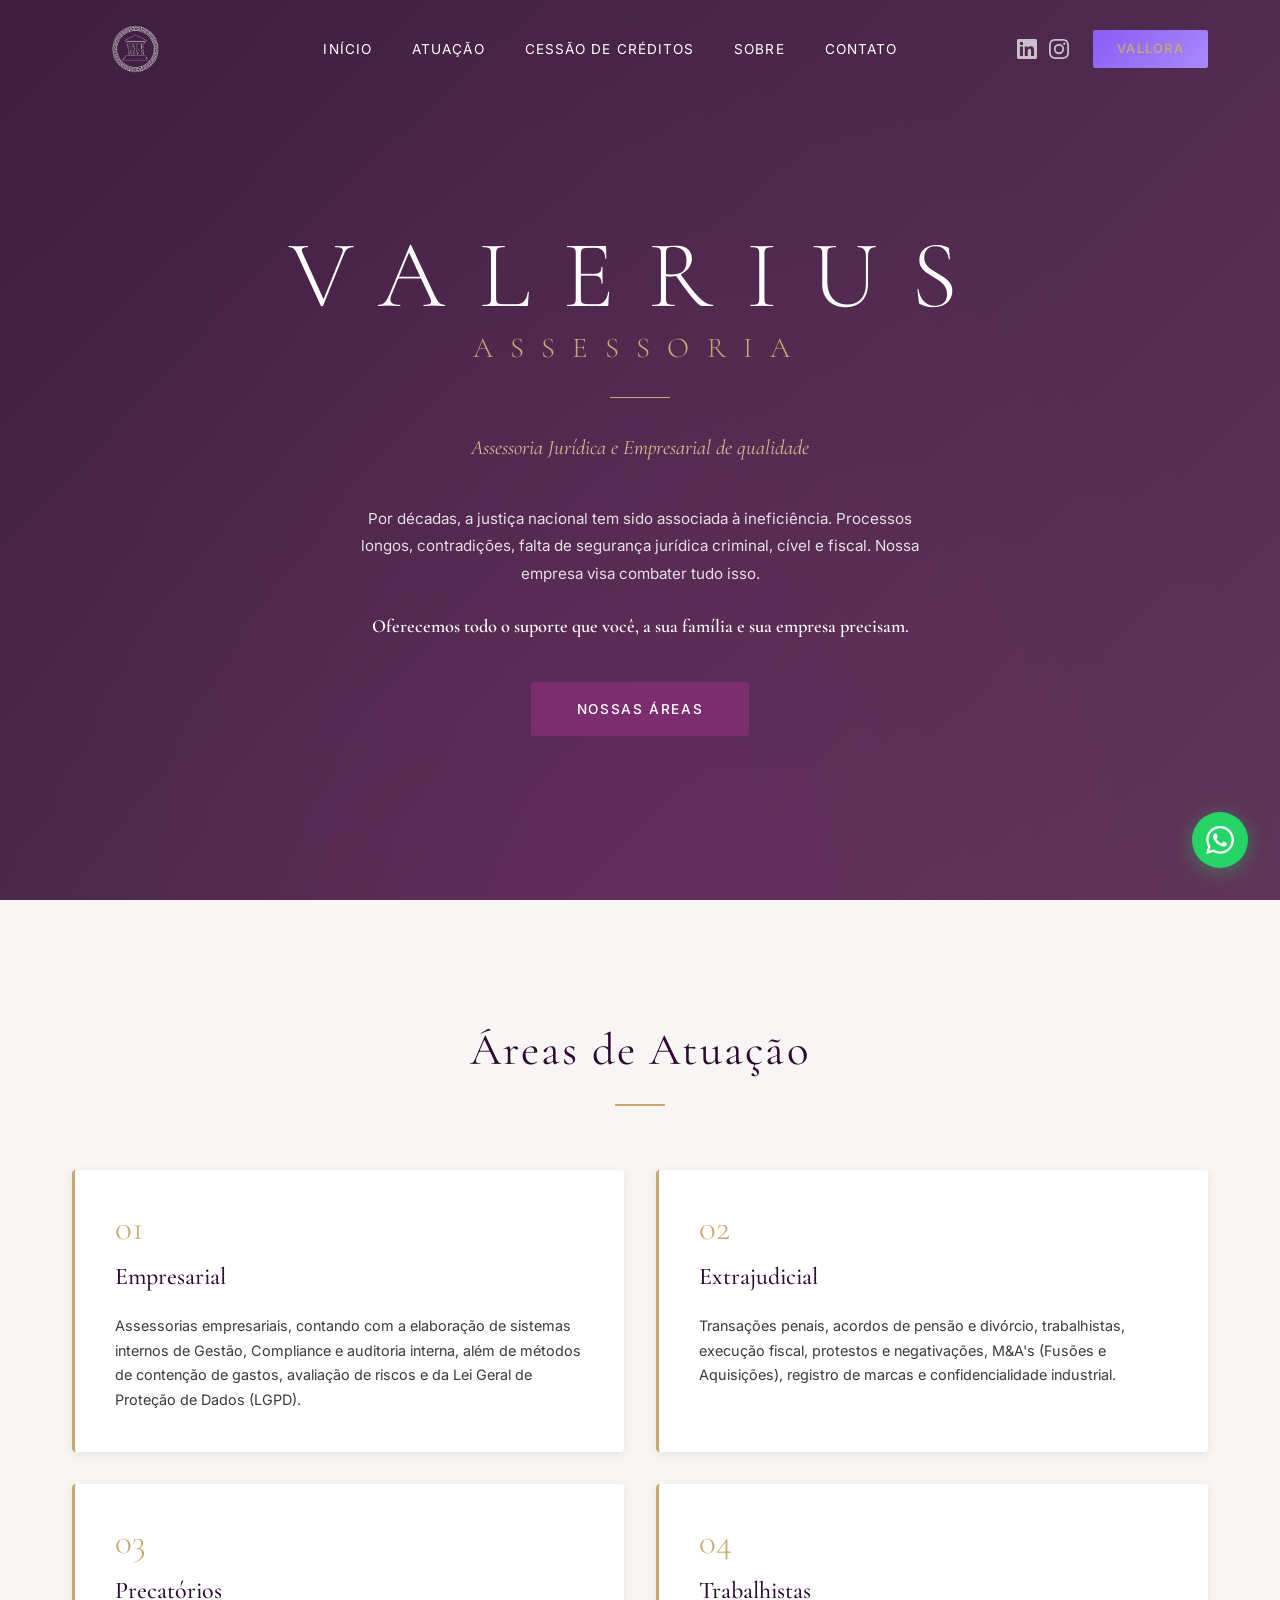
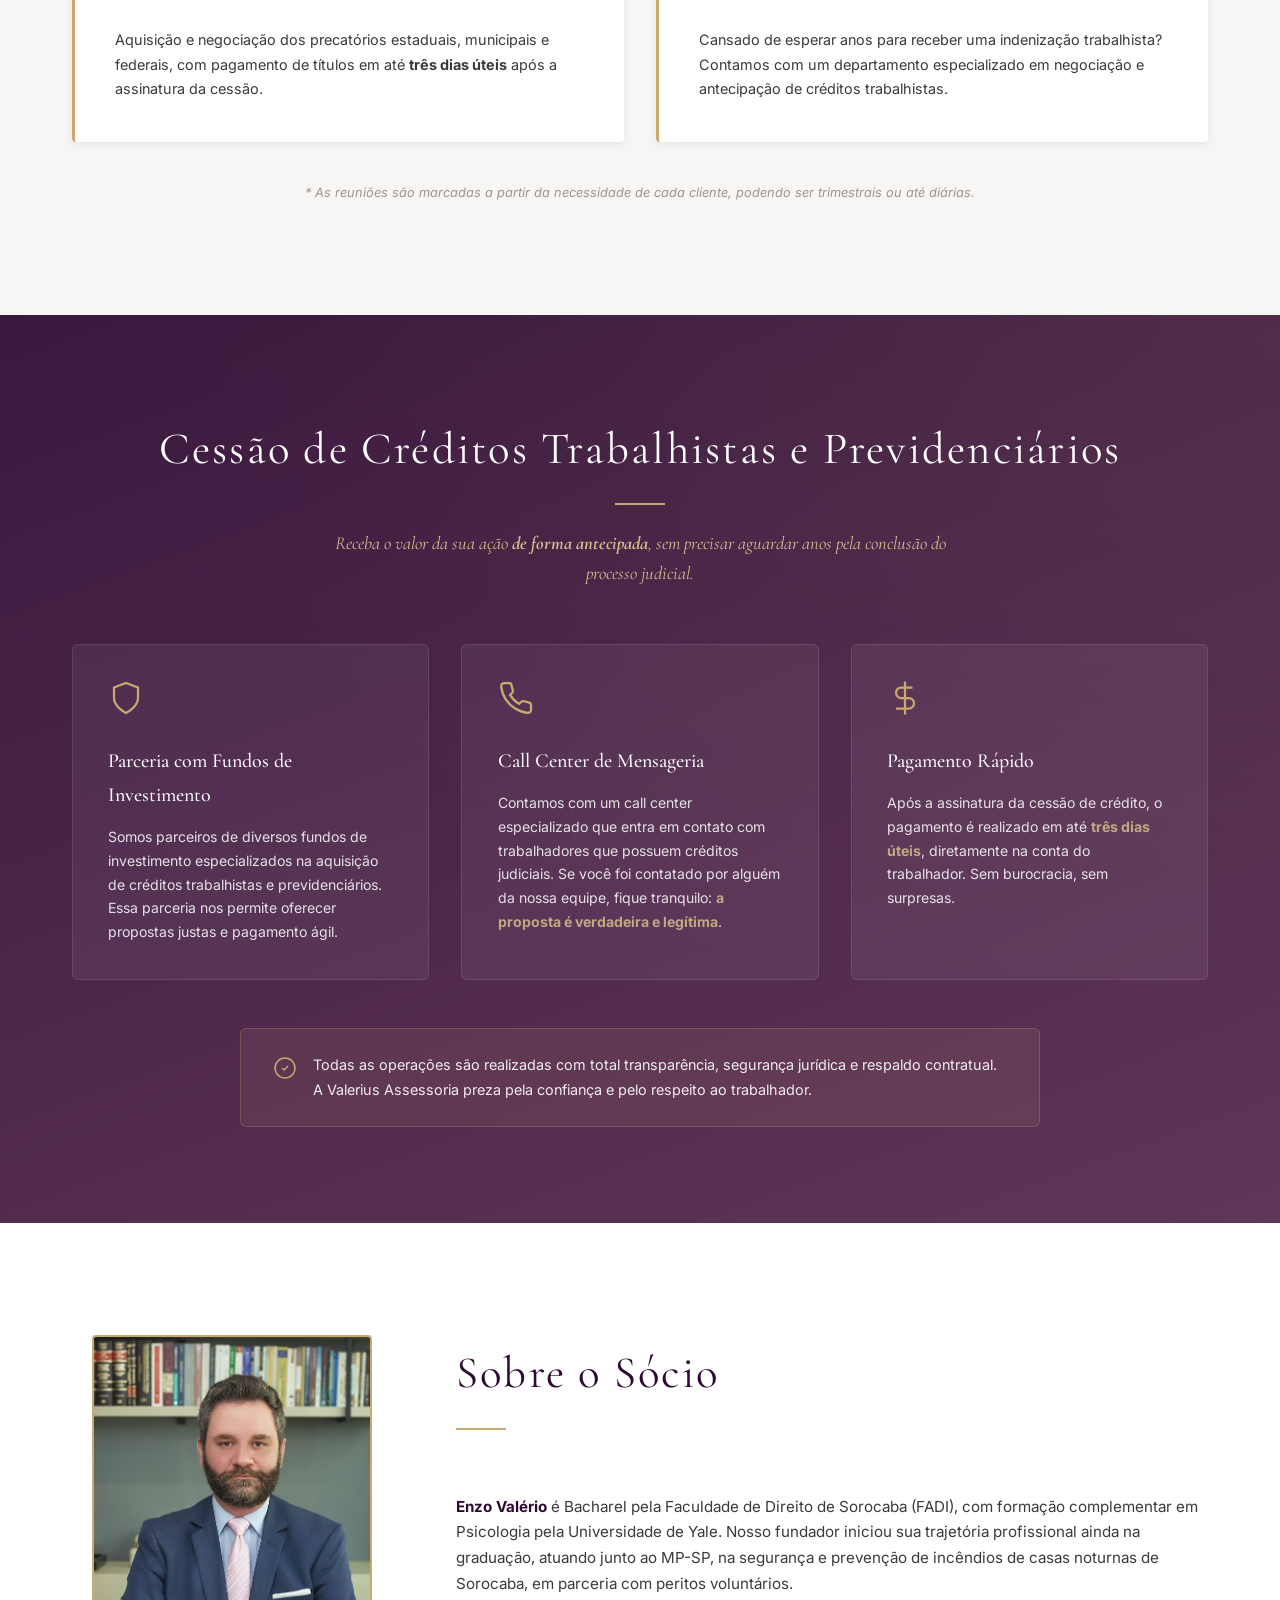
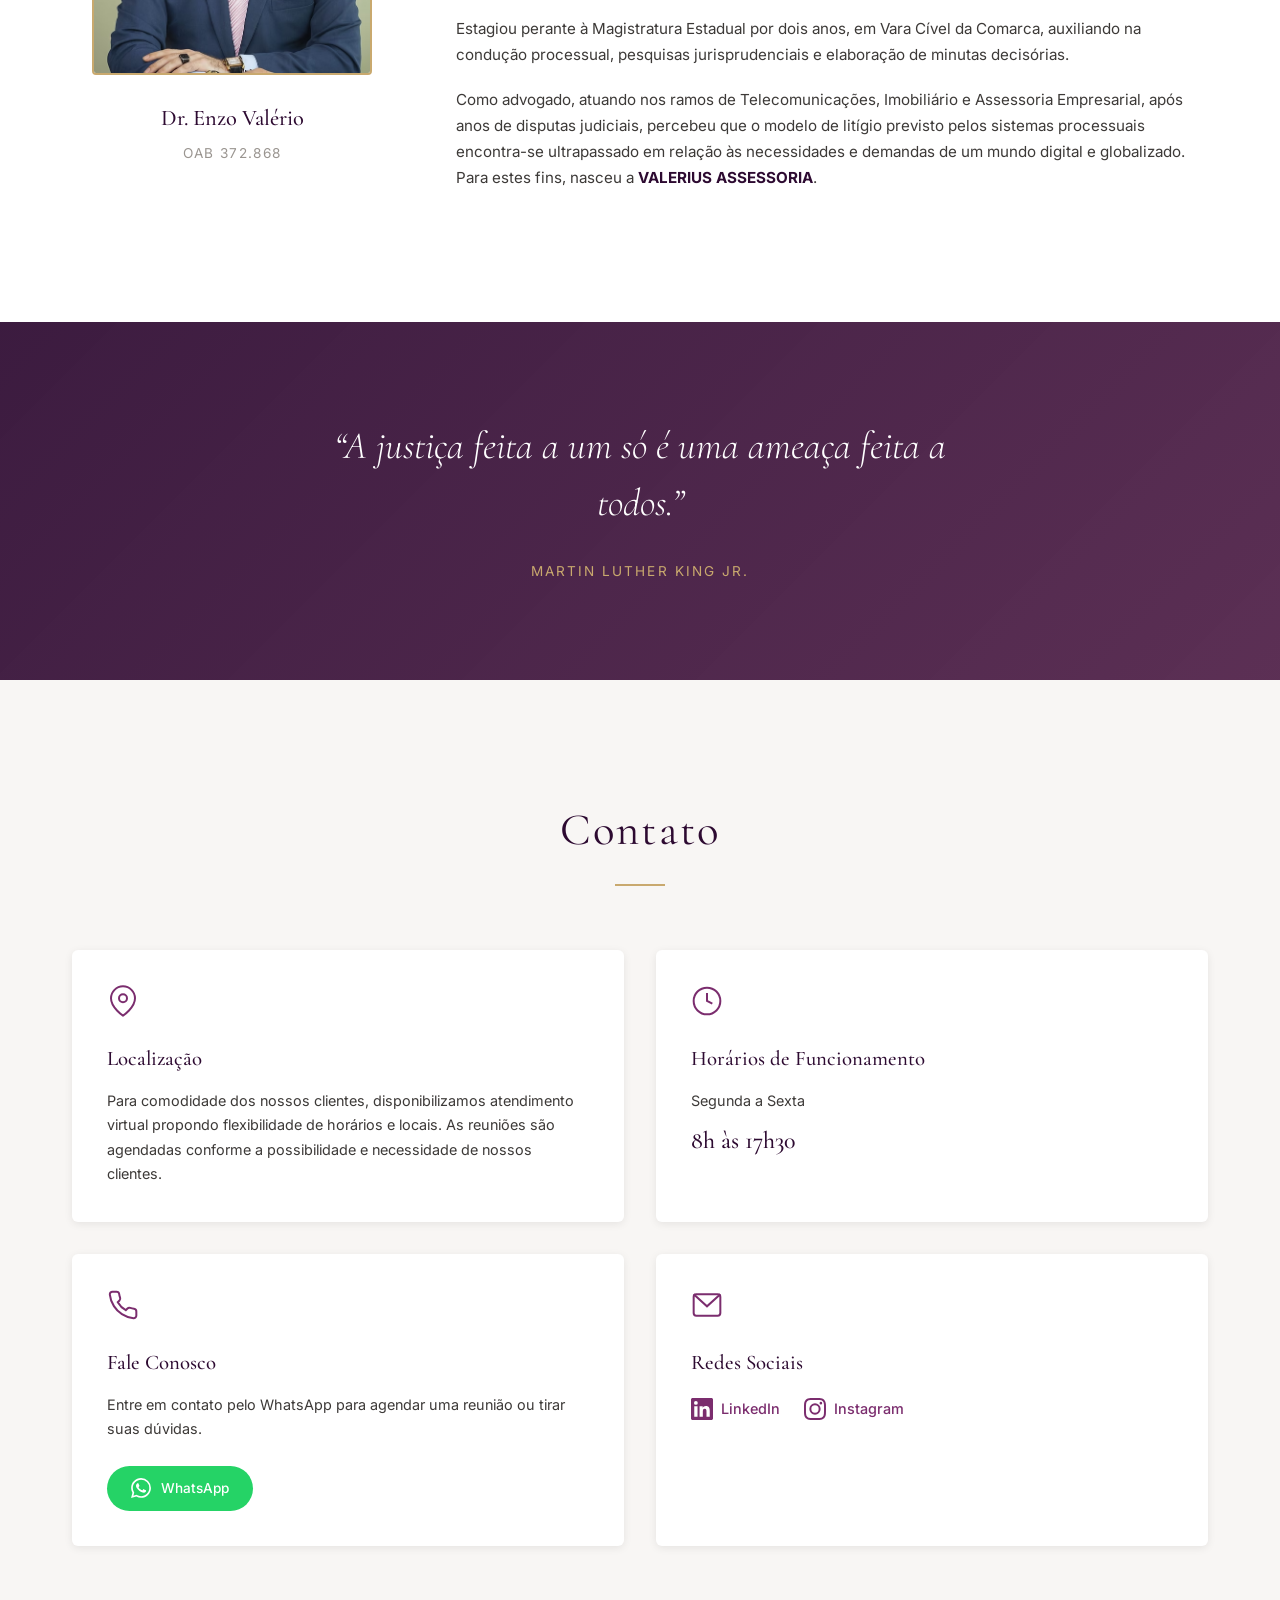
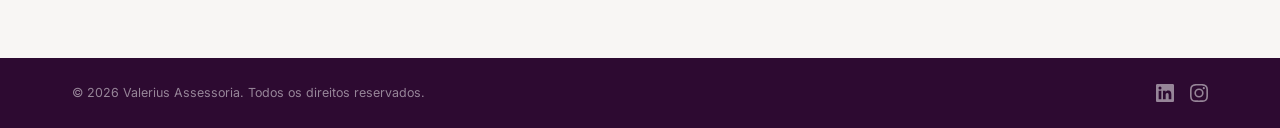
<file: index.html>
<!DOCTYPE html>
<html lang="pt-BR">
<head>
  <meta charset="UTF-8">
  <meta name="viewport" content="width=device-width, initial-scale=1.0">
  <title>Valerius Assessoria | Assessoria Jur&#237;dica e Empresarial</title>
  <link rel="preconnect" href="https://fonts.googleapis.com">
  <link rel="preconnect" href="https://fonts.gstatic.com" crossorigin>
  <link href="https://fonts.googleapis.com/css2?family=Cormorant+Garamond:ital,wght@0,300;0,400;0,500;0,600;0,700;1,400;1,500&family=Inter:wght@300;400;500;600&display=swap" rel="stylesheet">
  <link rel="stylesheet" href="style.css">
</head>
<body>

  <!-- Header -->
  <header class="header" id="header">
    <div class="header-inner">
      <a href="#inicio" class="logo">
        <img src="logo-branco.png" alt="Valerius Assessoria" class="logo-img">
      </a>
      <nav class="nav" id="mainNav">
        <a href="#inicio">In&#237;cio</a>
        <a href="#atuacao">Atua&#231;&#227;o</a>
        <a href="#cessao">Cess&#227;o de Cr&#233;ditos</a>
        <a href="#socio">Sobre</a>
        <a href="#contato">Contato</a>
        <div class="nav-mobile-social">
          <a href="https://br.linkedin.com/company/valerius-advogados-associados" target="_blank" aria-label="LinkedIn">
            <svg width="22" height="22" viewBox="0 0 24 24" fill="currentColor"><path d="M20.447 20.452h-3.554v-5.569c0-1.328-.027-3.037-1.852-3.037-1.853 0-2.136 1.445-2.136 2.939v5.667H9.351V9h3.414v1.561h.046c.477-.9 1.637-1.85 3.37-1.85 3.601 0 4.267 2.37 4.267 5.455v6.286zM5.337 7.433a2.062 2.062 0 01-2.063-2.065 2.064 2.064 0 112.063 2.065zm1.782 13.019H3.555V9h3.564v11.452zM22.225 0H1.771C.792 0 0 .774 0 1.729v20.542C0 23.227.792 24 1.771 24h20.451C23.2 24 24 23.227 24 22.271V1.729C24 .774 23.2 0 22.222 0h.003z"/></svg>
          </a>
          <a href="http://instagram.com/valeriusadvogados" target="_blank" aria-label="Instagram">
            <svg width="22" height="22" viewBox="0 0 24 24" fill="currentColor"><path d="M12 2.163c3.204 0 3.584.012 4.85.07 3.252.148 4.771 1.691 4.919 4.919.058 1.265.069 1.645.069 4.849 0 3.205-.012 3.584-.069 4.849-.149 3.225-1.664 4.771-4.919 4.919-1.266.058-1.644.07-4.85.07-3.204 0-3.584-.012-4.849-.07-3.26-.149-4.771-1.699-4.919-4.92-.058-1.265-.07-1.644-.07-4.849 0-3.204.013-3.583.07-4.849.149-3.227 1.664-4.771 4.919-4.919 1.266-.057 1.645-.069 4.849-.069zM12 0C8.741 0 8.333.014 7.053.072 2.695.272.273 2.69.073 7.052.014 8.333 0 8.741 0 12c0 3.259.014 3.668.072 4.948.2 4.358 2.618 6.78 6.98 6.98C8.333 23.986 8.741 24 12 24c3.259 0 3.668-.014 4.948-.072 4.354-.2 6.782-2.618 6.979-6.98.059-1.28.073-1.689.073-4.948 0-3.259-.014-3.667-.072-4.947-.196-4.354-2.617-6.78-6.979-6.98C15.668.014 15.259 0 12 0zm0 5.838a6.162 6.162 0 100 12.324 6.162 6.162 0 000-12.324zM12 16a4 4 0 110-8 4 4 0 010 8zm6.406-11.845a1.44 1.44 0 100 2.881 1.44 1.44 0 000-2.881z"/></svg>
          </a>
          <a href="https://wa.me/5515991588183" target="_blank" aria-label="WhatsApp">
            <svg width="22" height="22" viewBox="0 0 24 24" fill="currentColor"><path d="M17.472 14.382c-.297-.149-1.758-.867-2.03-.967-.273-.099-.471-.148-.67.15-.197.297-.767.966-.94 1.164-.173.199-.347.223-.644.075-.297-.15-1.255-.463-2.39-1.475-.883-.788-1.48-1.761-1.653-2.059-.173-.297-.018-.458.13-.606.134-.133.298-.347.446-.52.149-.174.198-.298.298-.497.099-.198.05-.371-.025-.52-.075-.149-.669-1.612-.916-2.207-.242-.579-.487-.5-.669-.51-.173-.008-.371-.01-.57-.01-.198 0-.52.074-.792.372-.272.297-1.04 1.016-1.04 2.479 0 1.462 1.065 2.875 1.213 3.074.149.198 2.096 3.2 5.077 4.487.709.306 1.262.489 1.694.625.712.227 1.36.195 1.871.118.571-.085 1.758-.719 2.006-1.413.248-.694.248-1.289.173-1.413-.074-.124-.272-.198-.57-.347m-5.421 7.403h-.004a9.87 9.87 0 01-5.031-1.378l-.361-.214-3.741.982.998-3.648-.235-.374a9.86 9.86 0 01-1.51-5.26c.001-5.45 4.436-9.884 9.888-9.884 2.64 0 5.122 1.03 6.988 2.898a9.825 9.825 0 012.893 6.994c-.003 5.45-4.437 9.884-9.885 9.884m8.413-18.297A11.815 11.815 0 0012.05 0C5.495 0 .16 5.335.157 11.892c0 2.096.547 4.142 1.588 5.945L.057 24l6.305-1.654a11.882 11.882 0 005.683 1.448h.005c6.554 0 11.89-5.335 11.893-11.893a11.821 11.821 0 00-3.48-8.413z"/></svg>
          </a>
        </div>
      </nav>
      <div class="header-actions">
        <div class="social-links">
          <a href="https://br.linkedin.com/company/valerius-advogados-associados" target="_blank" aria-label="LinkedIn">
            <svg width="20" height="20" viewBox="0 0 24 24" fill="currentColor"><path d="M20.447 20.452h-3.554v-5.569c0-1.328-.027-3.037-1.852-3.037-1.853 0-2.136 1.445-2.136 2.939v5.667H9.351V9h3.414v1.561h.046c.477-.9 1.637-1.85 3.37-1.85 3.601 0 4.267 2.37 4.267 5.455v6.286zM5.337 7.433a2.062 2.062 0 01-2.063-2.065 2.064 2.064 0 112.063 2.065zm1.782 13.019H3.555V9h3.564v11.452zM22.225 0H1.771C.792 0 0 .774 0 1.729v20.542C0 23.227.792 24 1.771 24h20.451C23.2 24 24 23.227 24 22.271V1.729C24 .774 23.2 0 22.222 0h.003z"/></svg>
          </a>
          <a href="http://instagram.com/valeriusadvogados" target="_blank" aria-label="Instagram">
            <svg width="20" height="20" viewBox="0 0 24 24" fill="currentColor"><path d="M12 2.163c3.204 0 3.584.012 4.85.07 3.252.148 4.771 1.691 4.919 4.919.058 1.265.069 1.645.069 4.849 0 3.205-.012 3.584-.069 4.849-.149 3.225-1.664 4.771-4.919 4.919-1.266.058-1.644.07-4.85.07-3.204 0-3.584-.012-4.849-.07-3.26-.149-4.771-1.699-4.919-4.92-.058-1.265-.07-1.644-.07-4.849 0-3.204.013-3.583.07-4.849.149-3.227 1.664-4.771 4.919-4.919 1.266-.057 1.645-.069 4.849-.069zM12 0C8.741 0 8.333.014 7.053.072 2.695.272.273 2.69.073 7.052.014 8.333 0 8.741 0 12c0 3.259.014 3.668.072 4.948.2 4.358 2.618 6.78 6.98 6.98C8.333 23.986 8.741 24 12 24c3.259 0 3.668-.014 4.948-.072 4.354-.2 6.782-2.618 6.979-6.98.059-1.28.073-1.689.073-4.948 0-3.259-.014-3.667-.072-4.947-.196-4.354-2.617-6.78-6.979-6.98C15.668.014 15.259 0 12 0zm0 5.838a6.162 6.162 0 100 12.324 6.162 6.162 0 000-12.324zM12 16a4 4 0 110-8 4 4 0 010 8zm6.406-11.845a1.44 1.44 0 100 2.881 1.44 1.44 0 000-2.881z"/></svg>
          </a>
        </div>
        <a href="/vallora" class="btn-contato" target="_blank" style="background:linear-gradient(135deg,#8b5cf6,#a78bfa);border:none">Vallora</a>
        <button class="menu-toggle" id="menuToggle" aria-label="Abrir menu" aria-expanded="false">
          <span></span>
          <span></span>
          <span></span>
        </button>
      </div>
    </div>
  </header>

  <!-- Hero Section -->
  <section class="hero" id="inicio">
    <div class="hero-overlay"></div>
    <div class="hero-content">
      <h1 class="hero-title">VALERIUS</h1>
      <p class="hero-subtitle-line">ASSESSORIA</p>
      <div class="hero-divider"></div>
      <p class="hero-tagline">Assessoria Jur&#237;dica e Empresarial de qualidade</p>
      <p class="hero-description">
        Por d&#233;cadas, a justi&#231;a nacional tem sido associada &#224; inefici&#234;ncia. Processos longos, contradi&#231;&#245;es, falta de seguran&#231;a jur&#237;dica criminal, c&#237;vel e fiscal. Nossa empresa visa combater tudo isso.
      </p>
      <p class="hero-highlight">
        Oferecemos todo o suporte que voc&#234;, a sua fam&#237;lia e sua empresa precisam.
      </p>
      <a href="#atuacao" class="btn-primary">Nossas &#193;reas</a>
    </div>
  </section>

  <!-- Areas de Atuacao -->
  <section class="areas" id="atuacao">
    <div class="container">
      <h2 class="section-title">&#193;reas de Atua&#231;&#227;o</h2>
      <div class="areas-grid">

        <div class="area-card">
          <div class="area-card-inner">
            <span class="area-number">01</span>
            <h3>Empresarial</h3>
            <p>Assessorias empresariais, contando com a elabora&#231;&#227;o de sistemas internos de Gest&#227;o, Compliance e auditoria interna, al&#233;m de m&#233;todos de conten&#231;&#227;o de gastos, avalia&#231;&#227;o de riscos e da Lei Geral de Prote&#231;&#227;o de Dados (LGPD).</p>
          </div>
        </div>

        <div class="area-card">
          <div class="area-card-inner">
            <span class="area-number">02</span>
            <h3>Extrajudicial</h3>
            <p>Transa&#231;&#245;es penais, acordos de pens&#227;o e div&#243;rcio, trabalhistas, execu&#231;&#227;o fiscal, protestos e negativa&#231;&#245;es, M&amp;A's (Fus&#245;es e Aquisi&#231;&#245;es), registro de marcas e confidencialidade industrial.</p>
          </div>
        </div>

        <div class="area-card">
          <div class="area-card-inner">
            <span class="area-number">03</span>
            <h3>Precat&#243;rios</h3>
            <p>Aquisi&#231;&#227;o e negocia&#231;&#227;o dos precat&#243;rios estaduais, municipais e federais, com pagamento de t&#237;tulos em at&#233; <strong>tr&#234;s dias &#250;teis</strong> ap&#243;s a assinatura da cess&#227;o.</p>
          </div>
        </div>

        <div class="area-card">
          <div class="area-card-inner">
            <span class="area-number">04</span>
            <h3>Trabalhistas</h3>
            <p>Cansado de esperar anos para receber uma indeniza&#231;&#227;o trabalhista? Contamos com um departamento especializado em negocia&#231;&#227;o e antecipa&#231;&#227;o de cr&#233;ditos trabalhistas.</p>
          </div>
        </div>

      </div>
      <p class="areas-note">* As reuni&#245;es s&#227;o marcadas a partir da necessidade de cada cliente, podendo ser trimestrais ou at&#233; di&#225;rias.</p>
    </div>
  </section>

  <!-- Cessao de Creditos -->
  <section class="cessao" id="cessao">
    <div class="cessao-overlay"></div>
    <div class="container">
      <div class="cessao-content">
        <h2 class="section-title section-title--white">Cess&#227;o de Cr&#233;ditos Trabalhistas e Previdenci&#225;rios</h2>
        <p class="cessao-intro">Receba o valor da sua a&#231;&#227;o <strong>de forma antecipada</strong>, sem precisar aguardar anos pela conclus&#227;o do processo judicial.</p>
        <div class="cessao-grid">
          <div class="cessao-card">
            <div class="cessao-icon">
              <svg width="36" height="36" viewBox="0 0 24 24" fill="none" stroke="currentColor" stroke-width="1.5"><path d="M12 22s8-4 8-10V5l-8-3-8 3v7c0 6 8 10 8 10z"/></svg>
            </div>
            <h3>Parceria com Fundos de Investimento</h3>
            <p>Somos parceiros de diversos fundos de investimento especializados na aquisi&#231;&#227;o de cr&#233;ditos trabalhistas e previdenci&#225;rios. Essa parceria nos permite oferecer propostas justas e pagamento &#225;gil.</p>
          </div>
          <div class="cessao-card">
            <div class="cessao-icon">
              <svg width="36" height="36" viewBox="0 0 24 24" fill="none" stroke="currentColor" stroke-width="1.5"><path d="M22 16.92v3a2 2 0 01-2.18 2 19.79 19.79 0 01-8.63-3.07 19.5 19.5 0 01-6-6 19.79 19.79 0 01-3.07-8.67A2 2 0 014.11 2h3a2 2 0 012 1.72 12.84 12.84 0 00.7 2.81 2 2 0 01-.45 2.11L8.09 9.91a16 16 0 006 6l1.27-1.27a2 2 0 012.11-.45 12.84 12.84 0 002.81.7A2 2 0 0122 16.92z"/></svg>
            </div>
            <h3>Call Center de Mensageria</h3>
            <p>Contamos com um call center especializado que entra em contato com trabalhadores que possuem cr&#233;ditos judiciais. Se voc&#234; foi contatado por algu&#233;m da nossa equipe, fique tranquilo: <strong>a proposta &#233; verdadeira e leg&#237;tima</strong>.</p>
          </div>
          <div class="cessao-card">
            <div class="cessao-icon">
              <svg width="36" height="36" viewBox="0 0 24 24" fill="none" stroke="currentColor" stroke-width="1.5"><path d="M12 1v22M17 5H9.5a3.5 3.5 0 000 7h5a3.5 3.5 0 010 7H6"/></svg>
            </div>
            <h3>Pagamento R&#225;pido</h3>
            <p>Ap&#243;s a assinatura da cess&#227;o de cr&#233;dito, o pagamento &#233; realizado em at&#233; <strong>tr&#234;s dias &#250;teis</strong>, diretamente na conta do trabalhador. Sem burocracia, sem surpresas.</p>
          </div>
        </div>
        <div class="cessao-trust">
          <div class="cessao-trust-icon">
            <svg width="24" height="24" viewBox="0 0 24 24" fill="none" stroke="currentColor" stroke-width="1.5"><path d="M9 12l2 2 4-4"/><circle cx="12" cy="12" r="10"/></svg>
          </div>
          <p>Todas as opera&#231;&#245;es s&#227;o realizadas com total transpar&#234;ncia, seguran&#231;a jur&#237;dica e respaldo contratual. A Valerius Assessoria preza pela confian&#231;a e pelo respeito ao trabalhador.</p>
        </div>
      </div>
    </div>
  </section>

  <!-- Sobre o Socio -->
  <section class="socio" id="socio">
    <div class="container">
      <div class="socio-grid">
        <div class="socio-image">
          <div class="socio-image-frame">
            <img src="enzo.avif" alt="Dr. Enzo Val&#233;rio" class="socio-photo">
          </div>
          <div class="socio-credentials">
            <h3>Dr. Enzo Val&#233;rio</h3>
            <p>OAB 372.868</p>
          </div>
        </div>
        <div class="socio-content">
          <h2 class="section-title section-title--left">Sobre o S&#243;cio</h2>
          <p><strong>Enzo Val&#233;rio</strong> &#233; Bacharel pela Faculdade de Direito de Sorocaba (FADI), com forma&#231;&#227;o complementar em Psicologia pela Universidade de Yale. Nosso fundador iniciou sua trajet&#243;ria profissional ainda na gradua&#231;&#227;o, atuando junto ao MP-SP, na seguran&#231;a e preven&#231;&#227;o de inc&#234;ndios de casas noturnas de Sorocaba, em parceria com peritos volunt&#225;rios.</p>
          <p>Estagiou perante &#224; Magistratura Estadual por dois anos, em Vara C&#237;vel da Comarca, auxiliando na condu&#231;&#227;o processual, pesquisas jurisprudenciais e elabora&#231;&#227;o de minutas decis&#243;rias.</p>
          <p>Como advogado, atuando nos ramos de Telecomunica&#231;&#245;es, Imobili&#225;rio e Assessoria Empresarial, ap&#243;s anos de disputas judiciais, percebeu que o modelo de lit&#237;gio previsto pelos sistemas processuais encontra-se ultrapassado em rela&#231;&#227;o &#224;s necessidades e demandas de um mundo digital e globalizado. Para estes fins, nasceu a <strong>VALERIUS ASSESSORIA</strong>.</p>
        </div>
      </div>
    </div>
  </section>

  <!-- Citacao -->
  <section class="quote-section">
    <div class="container">
      <blockquote class="quote-text">
        &#8220;A justi&#231;a feita a um s&#243; &#233; uma amea&#231;a feita a todos.&#8221;
      </blockquote>
      <cite class="quote-author">Martin Luther King Jr.</cite>
    </div>
  </section>

  <!-- Contato -->
  <section class="contato" id="contato">
    <div class="container">
      <h2 class="section-title">Contato</h2>
      <div class="contato-grid">
        <div class="contato-card">
          <div class="contato-icon">
            <svg width="32" height="32" viewBox="0 0 24 24" fill="none" stroke="currentColor" stroke-width="1.5"><path d="M21 10c0 7-9 13-9 13s-9-6-9-13a9 9 0 0118 0z"/><circle cx="12" cy="10" r="3"/></svg>
          </div>
          <h3>Localiza&#231;&#227;o</h3>
          <p>Para comodidade dos nossos clientes, disponibilizamos atendimento virtual propondo flexibilidade de hor&#225;rios e locais. As reuni&#245;es s&#227;o agendadas conforme a possibilidade e necessidade de nossos clientes.</p>
        </div>
        <div class="contato-card">
          <div class="contato-icon">
            <svg width="32" height="32" viewBox="0 0 24 24" fill="none" stroke="currentColor" stroke-width="1.5"><circle cx="12" cy="12" r="10"/><polyline points="12 6 12 12 16 14"/></svg>
          </div>
          <h3>Hor&#225;rios de Funcionamento</h3>
          <p>Segunda a Sexta</p>
          <p class="contato-hours">8h &#224;s 17h30</p>
        </div>
        <div class="contato-card">
          <div class="contato-icon">
            <svg width="32" height="32" viewBox="0 0 24 24" fill="none" stroke="currentColor" stroke-width="1.5"><path d="M22 16.92v3a2 2 0 01-2.18 2 19.79 19.79 0 01-8.63-3.07 19.5 19.5 0 01-6-6 19.79 19.79 0 01-3.07-8.67A2 2 0 014.11 2h3a2 2 0 012 1.72 12.84 12.84 0 00.7 2.81 2 2 0 01-.45 2.11L8.09 9.91a16 16 0 006 6l1.27-1.27a2 2 0 012.11-.45 12.84 12.84 0 002.81.7A2 2 0 0122 16.92z"/></svg>
          </div>
          <h3>Fale Conosco</h3>
          <p>Entre em contato pelo WhatsApp para agendar uma reuni&#227;o ou tirar suas d&#250;vidas.</p>
          <a href="https://wa.me/5515991588183" class="btn-whatsapp" target="_blank">
            <svg width="20" height="20" viewBox="0 0 24 24" fill="currentColor"><path d="M17.472 14.382c-.297-.149-1.758-.867-2.03-.967-.273-.099-.471-.148-.67.15-.197.297-.767.966-.94 1.164-.173.199-.347.223-.644.075-.297-.15-1.255-.463-2.39-1.475-.883-.788-1.48-1.761-1.653-2.059-.173-.297-.018-.458.13-.606.134-.133.298-.347.446-.52.149-.174.198-.298.298-.497.099-.198.05-.371-.025-.52-.075-.149-.669-1.612-.916-2.207-.242-.579-.487-.5-.669-.51-.173-.008-.371-.01-.57-.01-.198 0-.52.074-.792.372-.272.297-1.04 1.016-1.04 2.479 0 1.462 1.065 2.875 1.213 3.074.149.198 2.096 3.2 5.077 4.487.709.306 1.262.489 1.694.625.712.227 1.36.195 1.871.118.571-.085 1.758-.719 2.006-1.413.248-.694.248-1.289.173-1.413-.074-.124-.272-.198-.57-.347m-5.421 7.403h-.004a9.87 9.87 0 01-5.031-1.378l-.361-.214-3.741.982.998-3.648-.235-.374a9.86 9.86 0 01-1.51-5.26c.001-5.45 4.436-9.884 9.888-9.884 2.64 0 5.122 1.03 6.988 2.898a9.825 9.825 0 012.893 6.994c-.003 5.45-4.437 9.884-9.885 9.884m8.413-18.297A11.815 11.815 0 0012.05 0C5.495 0 .16 5.335.157 11.892c0 2.096.547 4.142 1.588 5.945L.057 24l6.305-1.654a11.882 11.882 0 005.683 1.448h.005c6.554 0 11.89-5.335 11.893-11.893a11.821 11.821 0 00-3.48-8.413z"/></svg>
            WhatsApp
          </a>
        </div>
        <div class="contato-card">
          <div class="contato-icon">
            <svg width="32" height="32" viewBox="0 0 24 24" fill="none" stroke="currentColor" stroke-width="1.5"><rect x="2" y="4" width="20" height="16" rx="2"/><polyline points="22 4 12 13 2 4"/></svg>
          </div>
          <h3>Redes Sociais</h3>
          <div class="contato-social">
            <a href="https://br.linkedin.com/company/valerius-advogados-associados" target="_blank">
              <svg width="22" height="22" viewBox="0 0 24 24" fill="currentColor"><path d="M20.447 20.452h-3.554v-5.569c0-1.328-.027-3.037-1.852-3.037-1.853 0-2.136 1.445-2.136 2.939v5.667H9.351V9h3.414v1.561h.046c.477-.9 1.637-1.85 3.37-1.85 3.601 0 4.267 2.37 4.267 5.455v6.286zM5.337 7.433a2.062 2.062 0 01-2.063-2.065 2.064 2.064 0 112.063 2.065zm1.782 13.019H3.555V9h3.564v11.452zM22.225 0H1.771C.792 0 0 .774 0 1.729v20.542C0 23.227.792 24 1.771 24h20.451C23.2 24 24 23.227 24 22.271V1.729C24 .774 23.2 0 22.222 0h.003z"/></svg>
              LinkedIn
            </a>
            <a href="http://instagram.com/valeriusadvogados" target="_blank">
              <svg width="22" height="22" viewBox="0 0 24 24" fill="currentColor"><path d="M12 2.163c3.204 0 3.584.012 4.85.07 3.252.148 4.771 1.691 4.919 4.919.058 1.265.069 1.645.069 4.849 0 3.205-.012 3.584-.069 4.849-.149 3.225-1.664 4.771-4.919 4.919-1.266.058-1.644.07-4.85.07-3.204 0-3.584-.012-4.849-.07-3.26-.149-4.771-1.699-4.919-4.92-.058-1.265-.07-1.644-.07-4.849 0-3.204.013-3.583.07-4.849.149-3.227 1.664-4.771 4.919-4.919 1.266-.057 1.645-.069 4.849-.069zM12 0C8.741 0 8.333.014 7.053.072 2.695.272.273 2.69.073 7.052.014 8.333 0 8.741 0 12c0 3.259.014 3.668.072 4.948.2 4.358 2.618 6.78 6.98 6.98C8.333 23.986 8.741 24 12 24c3.259 0 3.668-.014 4.948-.072 4.354-.2 6.782-2.618 6.979-6.98.059-1.28.073-1.689.073-4.948 0-3.259-.014-3.667-.072-4.947-.196-4.354-2.617-6.78-6.979-6.98C15.668.014 15.259 0 12 0zm0 5.838a6.162 6.162 0 100 12.324 6.162 6.162 0 000-12.324zM12 16a4 4 0 110-8 4 4 0 010 8zm6.406-11.845a1.44 1.44 0 100 2.881 1.44 1.44 0 000-2.881z"/></svg>
              Instagram
            </a>
          </div>
        </div>
      </div>
    </div>
  </section>

  <!-- Footer -->
  <footer class="footer">
    <div class="container">
      <div class="footer-bottom">
        <p>&copy; 2026 Valerius Assessoria. Todos os direitos reservados.</p>
        <div class="footer-social">
          <a href="https://br.linkedin.com/company/valerius-advogados-associados" target="_blank" aria-label="LinkedIn">
            <svg width="18" height="18" viewBox="0 0 24 24" fill="currentColor"><path d="M20.447 20.452h-3.554v-5.569c0-1.328-.027-3.037-1.852-3.037-1.853 0-2.136 1.445-2.136 2.939v5.667H9.351V9h3.414v1.561h.046c.477-.9 1.637-1.85 3.37-1.85 3.601 0 4.267 2.37 4.267 5.455v6.286zM5.337 7.433a2.062 2.062 0 01-2.063-2.065 2.064 2.064 0 112.063 2.065zm1.782 13.019H3.555V9h3.564v11.452zM22.225 0H1.771C.792 0 0 .774 0 1.729v20.542C0 23.227.792 24 1.771 24h20.451C23.2 24 24 23.227 24 22.271V1.729C24 .774 23.2 0 22.222 0h.003z"/></svg>
          </a>
          <a href="http://instagram.com/valeriusadvogados" target="_blank" aria-label="Instagram">
            <svg width="18" height="18" viewBox="0 0 24 24" fill="currentColor"><path d="M12 2.163c3.204 0 3.584.012 4.85.07 3.252.148 4.771 1.691 4.919 4.919.058 1.265.069 1.645.069 4.849 0 3.205-.012 3.584-.069 4.849-.149 3.225-1.664 4.771-4.919 4.919-1.266.058-1.644.07-4.85.07-3.204 0-3.584-.012-4.849-.07-3.26-.149-4.771-1.699-4.919-4.92-.058-1.265-.07-1.644-.07-4.849 0-3.204.013-3.583.07-4.849.149-3.227 1.664-4.771 4.919-4.919 1.266-.057 1.645-.069 4.849-.069zM12 0C8.741 0 8.333.014 7.053.072 2.695.272.273 2.69.073 7.052.014 8.333 0 8.741 0 12c0 3.259.014 3.668.072 4.948.2 4.358 2.618 6.78 6.98 6.98C8.333 23.986 8.741 24 12 24c3.259 0 3.668-.014 4.948-.072 4.354-.2 6.782-2.618 6.979-6.98.059-1.28.073-1.689.073-4.948 0-3.259-.014-3.667-.072-4.947-.196-4.354-2.617-6.78-6.979-6.98C15.668.014 15.259 0 12 0zm0 5.838a6.162 6.162 0 100 12.324 6.162 6.162 0 000-12.324zM12 16a4 4 0 110-8 4 4 0 010 8zm6.406-11.845a1.44 1.44 0 100 2.881 1.44 1.44 0 000-2.881z"/></svg>
          </a>
        </div>
      </div>
    </div>
  </footer>

  <!-- Nav overlay -->
  <div class="nav-overlay" id="navOverlay"></div>

  <!-- WhatsApp Float -->
  <a href="https://wa.me/5515991588183" class="whatsapp-float" target="_blank" aria-label="WhatsApp">
    <svg width="28" height="28" viewBox="0 0 24 24" fill="white"><path d="M17.472 14.382c-.297-.149-1.758-.867-2.03-.967-.273-.099-.471-.148-.67.15-.197.297-.767.966-.94 1.164-.173.199-.347.223-.644.075-.297-.15-1.255-.463-2.39-1.475-.883-.788-1.48-1.761-1.653-2.059-.173-.297-.018-.458.13-.606.134-.133.298-.347.446-.52.149-.174.198-.298.298-.497.099-.198.05-.371-.025-.52-.075-.149-.669-1.612-.916-2.207-.242-.579-.487-.5-.669-.51-.173-.008-.371-.01-.57-.01-.198 0-.52.074-.792.372-.272.297-1.04 1.016-1.04 2.479 0 1.462 1.065 2.875 1.213 3.074.149.198 2.096 3.2 5.077 4.487.709.306 1.262.489 1.694.625.712.227 1.36.195 1.871.118.571-.085 1.758-.719 2.006-1.413.248-.694.248-1.289.173-1.413-.074-.124-.272-.198-.57-.347m-5.421 7.403h-.004a9.87 9.87 0 01-5.031-1.378l-.361-.214-3.741.982.998-3.648-.235-.374a9.86 9.86 0 01-1.51-5.26c.001-5.45 4.436-9.884 9.888-9.884 2.64 0 5.122 1.03 6.988 2.898a9.825 9.825 0 012.893 6.994c-.003 5.45-4.437 9.884-9.885 9.884m8.413-18.297A11.815 11.815 0 0012.05 0C5.495 0 .16 5.335.157 11.892c0 2.096.547 4.142 1.588 5.945L.057 24l6.305-1.654a11.882 11.882 0 005.683 1.448h.005c6.554 0 11.89-5.335 11.893-11.893a11.821 11.821 0 00-3.48-8.413z"/></svg>
  </a>

  <!-- Scroll to top -->
  <button class="scroll-top" id="scrollTop" aria-label="Voltar ao topo">
    <svg width="20" height="20" viewBox="0 0 24 24" fill="none" stroke="currentColor" stroke-width="2"><polyline points="18 15 12 9 6 15"/></svg>
  </button>

  <script>
    // Header scroll effect
    var header = document.getElementById('header');
    var scrollTopBtn = document.getElementById('scrollTop');
    window.addEventListener('scroll', function() {
      if (window.scrollY > 50) {
        header.classList.add('header--scrolled');
      } else {
        header.classList.remove('header--scrolled');
      }
      if (window.scrollY > 400) {
        scrollTopBtn.classList.add('visible');
      } else {
        scrollTopBtn.classList.remove('visible');
      }
    });

    // Scroll to top
    scrollTopBtn.addEventListener('click', function() {
      window.scrollTo({ top: 0, behavior: 'smooth' });
    });

    // Smooth scroll for nav links
    var anchors = document.querySelectorAll('a[href^="#"]');
    for (var i = 0; i < anchors.length; i++) {
      anchors[i].addEventListener('click', function(e) {
        e.preventDefault();
        var target = document.querySelector(this.getAttribute('href'));
        if (target) {
          target.scrollIntoView({ behavior: 'smooth', block: 'start' });
        }
        closeMenu();
      });
    }

    // Mobile menu
    var menuToggle = document.getElementById('menuToggle');
    var mainNav = document.getElementById('mainNav');
    var navOverlay = document.getElementById('navOverlay');

    function openMenu() {
      menuToggle.classList.add('open');
      mainNav.classList.add('open');
      navOverlay.classList.add('open');
      menuToggle.setAttribute('aria-expanded', 'true');
      document.body.style.overflow = 'hidden';
    }

    function closeMenu() {
      menuToggle.classList.remove('open');
      mainNav.classList.remove('open');
      navOverlay.classList.remove('open');
      menuToggle.setAttribute('aria-expanded', 'false');
      document.body.style.overflow = '';
    }

    menuToggle.addEventListener('click', function() {
      if (mainNav.classList.contains('open')) {
        closeMenu();
      } else {
        openMenu();
      }
    });

    navOverlay.addEventListener('click', closeMenu);

    // Close on resize to desktop
    window.addEventListener('resize', function() {
      if (window.innerWidth > 968) {
        closeMenu();
      }
    });
  </script>
</body>
</html>
</file>
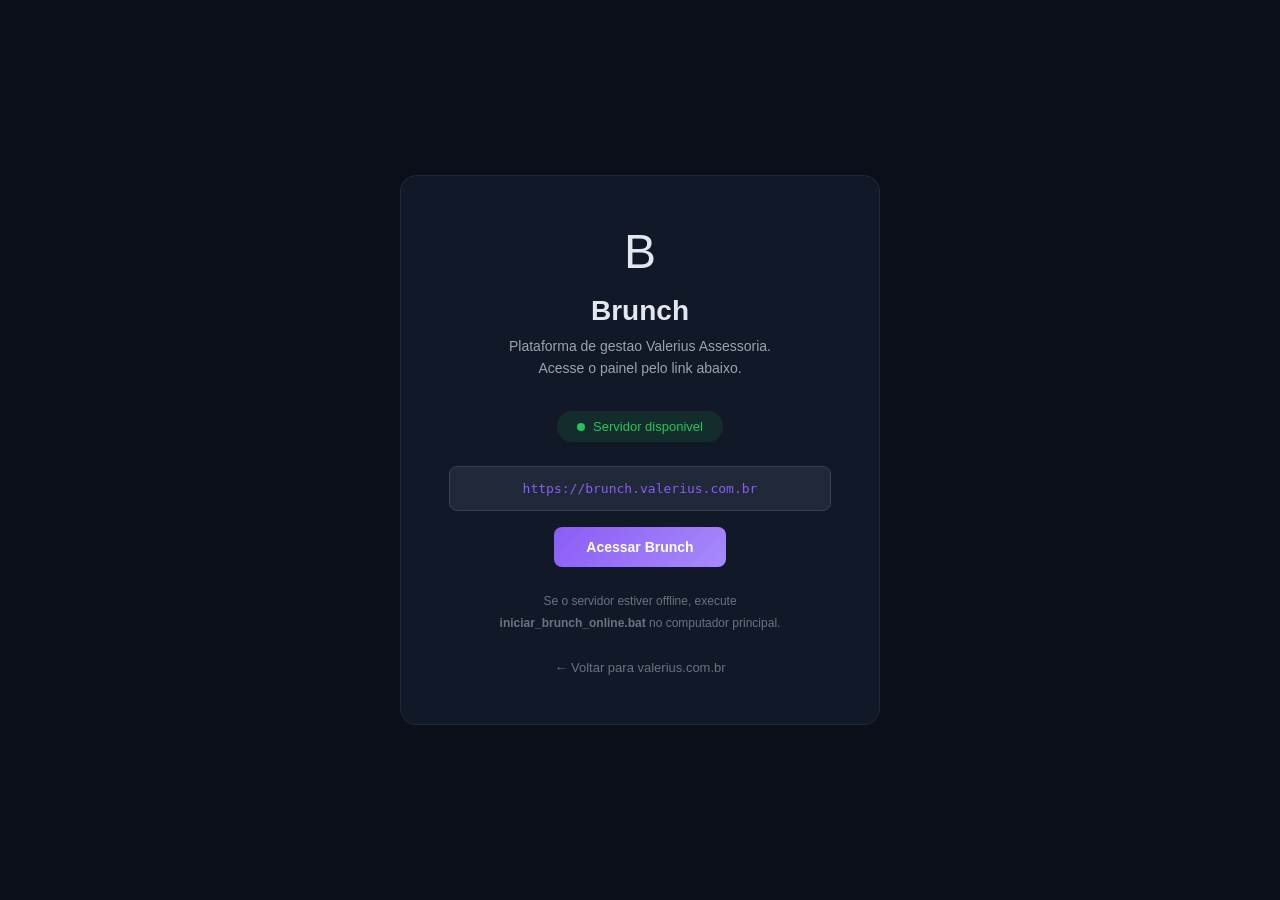
<file: valerius-site/brunch/index.html>
<!DOCTYPE html>
<html lang="pt-BR">
<head>
<meta charset="UTF-8">
<meta name="viewport" content="width=device-width, initial-scale=1.0">
<title>Brunch | Valerius</title>
<style>
  * { margin:0; padding:0; box-sizing:border-box; }
  body {
    font-family: 'Inter', -apple-system, sans-serif;
    background: #0b0f19;
    color: #e2e8f0;
    min-height: 100vh;
    display: flex;
    flex-direction: column;
    align-items: center;
    justify-content: center;
  }
  .card {
    background: #111827;
    border: 1px solid #1f2937;
    border-radius: 16px;
    padding: 48px;
    max-width: 480px;
    width: 90%;
    text-align: center;
  }
  .logo { font-size: 48px; margin-bottom: 16px; }
  h1 { font-size: 28px; font-weight: 700; margin-bottom: 8px; }
  .sub { color: #9ca3af; font-size: 14px; margin-bottom: 32px; line-height: 1.6; }
  .status {
    display: inline-flex; align-items: center; gap: 8px;
    padding: 8px 20px; border-radius: 24px;
    font-size: 13px; font-weight: 500;
    margin-bottom: 24px;
  }
  .status.online { background: rgba(34,197,94,0.12); color: #22c55e; }
  .status.offline { background: rgba(239,68,68,0.12); color: #ef4444; }
  .dot { width: 8px; height: 8px; border-radius: 50%; }
  .status.online .dot { background: #22c55e; animation: pulse 2s infinite; }
  .status.offline .dot { background: #ef4444; }
  @keyframes pulse { 0%,100%{opacity:1} 50%{opacity:0.4} }
  .url-box {
    background: #1f2937;
    border: 1px solid #374151;
    border-radius: 8px;
    padding: 14px 20px;
    font-family: 'JetBrains Mono', monospace;
    font-size: 13px;
    color: #8b5cf6;
    word-break: break-all;
    margin-bottom: 16px;
  }
  a.btn {
    display: inline-block;
    padding: 12px 32px;
    background: linear-gradient(135deg, #8b5cf6, #a78bfa);
    color: white;
    text-decoration: none;
    border-radius: 8px;
    font-weight: 600;
    font-size: 14px;
    transition: opacity .2s;
  }
  a.btn:hover { opacity: 0.9; }
  .help {
    margin-top: 24px;
    font-size: 12px;
    color: #6b7280;
    line-height: 1.8;
  }
  .back { margin-top: 24px; }
  .back a { color: #6b7280; text-decoration: none; font-size: 13px; }
  .back a:hover { color: #9ca3af; }
</style>
</head>
<body>
<div class="card">
  <div class="logo">B</div>
  <h1>Brunch</h1>
  <p class="sub">Plataforma de gestao Valerius Assessoria.<br>Acesse o painel pelo link abaixo.</p>

  <div id="statusBadge" class="status offline">
    <div class="dot"></div>
    <span id="statusText">Verificando...</span>
  </div>

  <div class="url-box" id="tunnelUrl">Carregando...</div>

  <a class="btn" id="accessBtn" href="#" style="pointer-events:none;opacity:0.5">Acessar Brunch</a>

  <div class="help">
    Se o servidor estiver offline, execute<br>
    <strong>iniciar_brunch_online.bat</strong> no computador principal.
  </div>

  <div class="back">
    <a href="/">&larr; Voltar para valerius.com.br</a>
  </div>
</div>

<script>
// The tunnel URL is stored in a simple text file that gets updated
// For now, try to load from localStorage or show instructions
const TUNNEL_CONFIG_URL = 'tunnel.txt';

async function checkTunnel() {
  const badge = document.getElementById('statusBadge');
  const text = document.getElementById('statusText');
  const urlBox = document.getElementById('tunnelUrl');
  const btn = document.getElementById('accessBtn');

  // Try to load tunnel URL from tunnel.txt
  try {
    const resp = await fetch(TUNNEL_CONFIG_URL);
    if (resp.ok) {
      const url = (await resp.text()).trim();
      if (url && url.startsWith('http')) {
        urlBox.textContent = url;
        btn.href = url;

        // Check if tunnel is alive
        try {
          const check = await fetch(url + '/api/auth/me', {mode:'no-cors'});
          badge.className = 'status online';
          text.textContent = 'Servidor online';
          btn.style.pointerEvents = 'auto';
          btn.style.opacity = '1';
        } catch(e) {
          // no-cors won't give us status, but if fetch succeeds the server exists
          badge.className = 'status online';
          text.textContent = 'Servidor disponivel';
          btn.style.pointerEvents = 'auto';
          btn.style.opacity = '1';
        }
        return;
      }
    }
  } catch(e) {}

  // No tunnel.txt found
  badge.className = 'status offline';
  text.textContent = 'URL nao configurada';
  urlBox.textContent = 'Execute iniciar_brunch_online.bat e atualize tunnel.txt';
}

checkTunnel();
</script>
</body>
</html>
</file>
<file: style.css>
/* ===== CSS Variables ===== */
:root {
  --purple-dark: #2D0A31;
  --purple-mid: #4A1942;
  --purple-accent: #7B2D6E;
  --purple-light: #9B4D8B;
  --gold: #C9A96E;
  --gold-light: #D4BC8A;
  --white: #FFFFFF;
  --white-off: #F8F6F4;
  --gray-light: #E8E4E0;
  --gray: #9A9590;
  --text-dark: #1A1A1A;
  --text-body: #3D3A38;
  --font-heading: 'Cormorant Garamond', 'Georgia', serif;
  --font-body: 'Inter', 'Helvetica Neue', sans-serif;
  --transition: 0.3s cubic-bezier(0.4, 0, 0.2, 1);
  --shadow-sm: 0 2px 8px rgba(0,0,0,0.08);
  --shadow-md: 0 4px 20px rgba(0,0,0,0.12);
  --shadow-lg: 0 8px 40px rgba(0,0,0,0.16);
}

/* ===== Reset & Base ===== */
*, *::before, *::after {
  box-sizing: border-box;
  margin: 0;
  padding: 0;
}

html {
  scroll-behavior: smooth;
  font-size: 16px;
}

body {
  font-family: var(--font-body);
  color: var(--text-body);
  line-height: 1.7;
  background: var(--white);
  overflow-x: hidden;
}

img { max-width: 100%; display: block; }
a { text-decoration: none; color: inherit; }

.container {
  max-width: 1200px;
  margin: 0 auto;
  padding: 0 2rem;
}

/* ===== Header ===== */
.header {
  position: fixed;
  top: 0;
  left: 0;
  right: 0;
  z-index: 1000;
  padding: 1.2rem 0;
  transition: var(--transition);
  background: transparent;
}

.header--scrolled {
  background: rgba(45, 10, 49, 0.95);
  backdrop-filter: blur(12px);
  padding: 0.7rem 0;
  box-shadow: 0 2px 20px rgba(0,0,0,0.3);
}

.header-inner {
  max-width: 1200px;
  margin: 0 auto;
  padding: 0 2rem;
  display: flex;
  align-items: center;
  justify-content: space-between;
}

.logo {
  display: flex;
  align-items: center;
  gap: 0.75rem;
}

.logo-img {
  height: 60px;
  width: auto;
  transition: var(--transition);
  filter: brightness(1.2);
}

.header--scrolled .logo-img {
  height: 45px;
}

.nav {
  display: flex;
  gap: 2.5rem;
}

.nav a {
  color: var(--white);
  font-size: 0.85rem;
  font-weight: 400;
  letter-spacing: 0.08em;
  text-transform: uppercase;
  position: relative;
  padding: 0.25rem 0;
  transition: var(--transition);
}

.nav a::after {
  content: '';
  position: absolute;
  bottom: 0;
  left: 0;
  width: 0;
  height: 1px;
  background: var(--gold);
  transition: var(--transition);
}

.nav a:hover::after {
  width: 100%;
}

.nav a:hover {
  color: var(--gold);
}

/* Hide mobile social on desktop */
.nav-mobile-social {
  display: none;
}

.header-actions {
  display: flex;
  align-items: center;
  gap: 1.5rem;
}

.social-links {
  display: flex;
  gap: 0.75rem;
}

.social-links a {
  color: var(--white);
  opacity: 0.7;
  transition: var(--transition);
  display: flex;
  align-items: center;
}

.social-links a:hover {
  opacity: 1;
  color: var(--gold);
}

.btn-contato {
  display: inline-block;
  padding: 0.5rem 1.5rem;
  border: 1px solid var(--gold);
  color: var(--gold);
  font-size: 0.8rem;
  font-weight: 500;
  letter-spacing: 0.1em;
  text-transform: uppercase;
  border-radius: 2px;
  transition: var(--transition);
}

.btn-contato:hover {
  background: var(--gold);
  color: var(--purple-dark);
}

/* ===== Hamburger Menu ===== */
.menu-toggle {
  display: none;
  flex-direction: column;
  justify-content: center;
  gap: 5px;
  background: none;
  border: none;
  cursor: pointer;
  padding: 0.4rem;
  z-index: 1100;
  margin-left: 1rem;
}

.menu-toggle span {
  display: block;
  width: 24px;
  height: 2px;
  background: var(--white);
  border-radius: 2px;
  transition: transform 0.3s ease, opacity 0.3s ease;
}

.menu-toggle.open span:nth-child(1) {
  transform: translateY(7px) rotate(45deg);
}

.menu-toggle.open span:nth-child(2) {
  opacity: 0;
  transform: scaleX(0);
}

.menu-toggle.open span:nth-child(3) {
  transform: translateY(-7px) rotate(-45deg);
}

/* Nav overlay backdrop */
.nav-overlay {
  display: none;
  position: fixed;
  inset: 0;
  background: rgba(0, 0, 0, 0.55);
  z-index: 1040;
  cursor: pointer;
}

.nav-overlay.open {
  display: block;
}

/* ===== Hero ===== */
.hero {
  position: relative;
  min-height: 100vh;
  display: flex;
  align-items: center;
  justify-content: center;
  text-align: center;
  background:
    linear-gradient(135deg, rgba(45, 10, 49, 0.92), rgba(74, 25, 66, 0.88)),
    url('https://images.unsplash.com/photo-1589829545856-d10d557cf95f?w=1920&q=80') center/cover no-repeat;
  color: var(--white);
  padding: 8rem 2rem 4rem;
}

.hero-overlay {
  position: absolute;
  inset: 0;
  background: radial-gradient(ellipse at center bottom, rgba(123, 45, 110, 0.3) 0%, transparent 70%);
}

.hero-content {
  position: relative;
  z-index: 1;
  max-width: 720px;
}

.hero-title {
  font-family: var(--font-heading);
  font-size: clamp(3.5rem, 8vw, 6rem);
  font-weight: 300;
  letter-spacing: 0.35em;
  margin-bottom: 0;
  line-height: 1;
  color: var(--white);
}

.hero-subtitle-line {
  font-family: var(--font-heading);
  font-size: clamp(1.2rem, 3vw, 1.8rem);
  font-weight: 300;
  letter-spacing: 0.6em;
  color: var(--gold);
  margin-bottom: 1.5rem;
}

.hero-divider {
  width: 60px;
  height: 1px;
  background: var(--gold);
  margin: 0 auto 2rem;
}

.hero-tagline {
  font-family: var(--font-heading);
  font-size: 1.3rem;
  font-weight: 400;
  font-style: italic;
  color: var(--gold-light);
  margin-bottom: 2.5rem;
}

.hero-description {
  font-size: 0.95rem;
  line-height: 1.8;
  opacity: 0.85;
  margin-bottom: 1.5rem;
  max-width: 560px;
  margin-left: auto;
  margin-right: auto;
}

.hero-highlight {
  font-family: var(--font-heading);
  font-size: 1.15rem;
  font-weight: 600;
  color: var(--white);
  margin-bottom: 2.5rem;
}

.btn-primary {
  display: inline-block;
  padding: 0.9rem 2.8rem;
  background: var(--purple-accent);
  color: var(--white);
  font-size: 0.85rem;
  font-weight: 500;
  letter-spacing: 0.12em;
  text-transform: uppercase;
  border-radius: 2px;
  transition: var(--transition);
  border: 1px solid transparent;
}

.btn-primary:hover {
  background: transparent;
  border-color: var(--gold);
  color: var(--gold);
}

/* ===== Areas de Atuacao ===== */
.areas {
  padding: 7rem 0;
  background: var(--white-off);
}

.section-title {
  font-family: var(--font-heading);
  font-size: clamp(2rem, 4vw, 2.8rem);
  font-weight: 400;
  color: var(--purple-dark);
  text-align: center;
  margin-bottom: 4rem;
  letter-spacing: 0.05em;
  position: relative;
}

.section-title::after {
  content: '';
  display: block;
  width: 50px;
  height: 2px;
  background: var(--gold);
  margin: 1rem auto 0;
}

.section-title--left {
  text-align: left;
}

.section-title--left::after {
  margin: 1rem 0 0;
}

.areas-grid {
  display: grid;
  grid-template-columns: repeat(2, 1fr);
  gap: 2rem;
}

.area-card {
  opacity: 1;
  transform: translateY(0);
}

.area-card-inner {
  background: var(--white);
  padding: 2.5rem;
  border-radius: 4px;
  border-left: 3px solid var(--gold);
  box-shadow: var(--shadow-sm);
  transition: var(--transition);
  height: 100%;
}

.area-card-inner:hover {
  box-shadow: var(--shadow-md);
  transform: translateY(-4px);
  border-left-color: var(--purple-accent);
}

.area-number {
  font-family: var(--font-heading);
  font-size: 2.2rem;
  font-weight: 300;
  color: var(--gold);
  display: block;
  margin-bottom: 0.75rem;
  line-height: 1;
}

.area-card h3 {
  font-family: var(--font-heading);
  font-size: 1.5rem;
  font-weight: 500;
  color: var(--purple-dark);
  margin-bottom: 1rem;
}

.area-card p {
  font-size: 0.9rem;
  color: var(--text-body);
  line-height: 1.7;
}

.areas-note {
  text-align: center;
  font-size: 0.8rem;
  color: var(--gray);
  margin-top: 2.5rem;
  font-style: italic;
}

/* ===== Cessao de Creditos ===== */
.cessao {
  position: relative;
  padding: 6rem 0;
  background:
    linear-gradient(160deg, rgba(45, 10, 49, 0.94), rgba(74, 25, 66, 0.88)),
    url('https://images.unsplash.com/photo-1450101499163-c8848c66ca85?w=1920&q=80') center/cover no-repeat;
  color: var(--white);
}

.cessao-overlay {
  position: absolute;
  inset: 0;
  background: radial-gradient(ellipse at top right, rgba(201, 169, 110, 0.08) 0%, transparent 60%);
}

.cessao-content {
  position: relative;
  z-index: 1;
}

.section-title--white {
  color: var(--white);
  text-align: center;
  margin-bottom: 1.5rem;
}

.section-title--white::after {
  background: var(--gold);
}

.cessao-intro {
  text-align: center;
  font-family: var(--font-heading);
  font-size: 1.15rem;
  font-style: italic;
  color: var(--gold-light);
  max-width: 650px;
  margin: 0 auto 3.5rem;
  line-height: 1.6;
}

.cessao-grid {
  display: grid;
  grid-template-columns: repeat(3, 1fr);
  gap: 2rem;
  margin-bottom: 3rem;
}

.cessao-card {
  background: rgba(255, 255, 255, 0.06);
  border: 1px solid rgba(255, 255, 255, 0.1);
  border-radius: 6px;
  padding: 2.2rem;
  transition: var(--transition);
}

.cessao-card:hover {
  background: rgba(255, 255, 255, 0.1);
  border-color: var(--gold);
  transform: translateY(-4px);
}

.cessao-icon {
  color: var(--gold);
  margin-bottom: 1.2rem;
}

.cessao-card h3 {
  font-family: var(--font-heading);
  font-size: 1.25rem;
  font-weight: 500;
  color: var(--white);
  margin-bottom: 0.8rem;
}

.cessao-card p {
  font-size: 0.88rem;
  line-height: 1.7;
  opacity: 0.85;
}

.cessao-card strong {
  color: var(--gold-light);
  opacity: 1;
}

.cessao-trust {
  display: flex;
  align-items: flex-start;
  gap: 1rem;
  background: rgba(201, 169, 110, 0.1);
  border: 1px solid rgba(201, 169, 110, 0.25);
  border-radius: 6px;
  padding: 1.5rem 2rem;
  max-width: 800px;
  margin: 0 auto;
}

.cessao-trust-icon {
  color: var(--gold);
  flex-shrink: 0;
  margin-top: 0.15rem;
}

.cessao-trust p {
  font-size: 0.9rem;
  line-height: 1.7;
  opacity: 0.9;
}

/* ===== Sobre o Socio ===== */
.socio {
  padding: 7rem 0;
  background: var(--white);
}

.socio-grid {
  display: grid;
  grid-template-columns: 320px 1fr;
  gap: 4rem;
  align-items: start;
}

.socio-image {
  text-align: center;
  position: sticky;
  top: 8rem;
}

.socio-image-frame {
  width: 280px;
  height: 340px;
  margin: 0 auto 1.5rem;
  border-radius: 4px;
  overflow: hidden;
  position: relative;
  border: 2px solid var(--gold);
}

.socio-photo {
  width: 100%;
  height: 100%;
  object-fit: cover;
  object-position: center top;
}

.socio-credentials h3 {
  font-family: var(--font-heading);
  font-size: 1.4rem;
  font-weight: 500;
  color: var(--purple-dark);
  margin-bottom: 0.25rem;
}

.socio-credentials p {
  font-size: 0.85rem;
  color: var(--gray);
  letter-spacing: 0.1em;
}

.socio-content p {
  margin-bottom: 1.2rem;
  font-size: 0.95rem;
}

.socio-content strong {
  color: var(--purple-dark);
}

/* ===== Quote Section ===== */
.quote-section {
  position: relative;
  padding: 6rem 2rem;
  background:
    linear-gradient(135deg, rgba(45, 10, 49, 0.93), rgba(74, 25, 66, 0.9)),
    url('https://images.unsplash.com/photo-1589829545856-d10d557cf95f?w=1920&q=80') center/cover no-repeat fixed;
  text-align: center;
  color: var(--white);
}

.quote-text {
  font-family: var(--font-heading);
  font-size: clamp(1.5rem, 3.5vw, 2.4rem);
  font-weight: 300;
  font-style: italic;
  line-height: 1.5;
  max-width: 700px;
  margin: 0 auto 1.5rem;
}

.quote-author {
  font-family: var(--font-body);
  font-size: 0.85rem;
  font-style: normal;
  color: var(--gold);
  letter-spacing: 0.15em;
  text-transform: uppercase;
}

/* ===== Contato ===== */
.contato {
  padding: 7rem 0;
  background: var(--white-off);
}

.contato-grid {
  display: grid;
  grid-template-columns: repeat(2, 1fr);
  gap: 2rem;
}

.contato-card {
  background: var(--white);
  padding: 2.2rem;
  border-radius: 6px;
  box-shadow: var(--shadow-sm);
  transition: var(--transition);
}

.contato-card:hover {
  box-shadow: var(--shadow-md);
  transform: translateY(-3px);
}

.contato-icon {
  color: var(--purple-accent);
  margin-bottom: 1rem;
}

.contato-card h3 {
  font-family: var(--font-heading);
  font-size: 1.3rem;
  font-weight: 500;
  color: var(--purple-dark);
  margin-bottom: 0.75rem;
}

.contato-card p {
  font-size: 0.9rem;
  color: var(--text-body);
  line-height: 1.7;
}

.contato-hours {
  font-family: var(--font-heading);
  font-size: 1.5rem !important;
  font-weight: 500;
  color: var(--purple-dark) !important;
  margin-top: 0.5rem;
}

.contato-social {
  display: flex;
  gap: 1.5rem;
  margin-top: 1rem;
}

.contato-social a {
  display: inline-flex;
  align-items: center;
  gap: 0.5rem;
  color: var(--purple-accent);
  font-size: 0.9rem;
  font-weight: 500;
  transition: var(--transition);
}

.contato-social a:hover {
  color: var(--purple-dark);
}

/* ===== Footer ===== */
.footer {
  background: var(--purple-dark);
  color: var(--white);
  padding: 0;
}

.footer-bottom {
  display: flex;
  justify-content: space-between;
  align-items: center;
  padding: 1.5rem 0;
}

.footer-bottom p {
  font-size: 0.78rem;
  opacity: 0.5;
}

.footer-social {
  display: flex;
  gap: 1rem;
}

.footer-social a {
  color: var(--white);
  opacity: 0.5;
  transition: var(--transition);
  display: flex;
}

.footer-social a:hover {
  opacity: 1;
  color: var(--gold);
}

/* ===== WhatsApp Float ===== */
.whatsapp-float {
  position: fixed;
  bottom: 2rem;
  right: 2rem;
  width: 56px;
  height: 56px;
  background: #25D366;
  border-radius: 50%;
  display: flex;
  align-items: center;
  justify-content: center;
  box-shadow: 0 4px 20px rgba(37, 211, 102, 0.4);
  z-index: 999;
  transition: var(--transition);
}

.whatsapp-float:hover {
  transform: scale(1.1);
  box-shadow: 0 6px 25px rgba(37, 211, 102, 0.5);
}

/* ===== Scroll to Top ===== */
.scroll-top {
  position: fixed;
  bottom: 2rem;
  left: 2rem;
  width: 42px;
  height: 42px;
  background: var(--purple-dark);
  color: var(--gold);
  border: 1px solid var(--gold);
  border-radius: 50%;
  display: flex;
  align-items: center;
  justify-content: center;
  cursor: pointer;
  opacity: 0;
  visibility: hidden;
  transition: var(--transition);
  z-index: 999;
}

.scroll-top.visible {
  opacity: 1;
  visibility: visible;
}

.scroll-top:hover {
  background: var(--gold);
  color: var(--purple-dark);
}

/* ===== WhatsApp Button ===== */
.btn-whatsapp {
  display: inline-flex;
  align-items: center;
  gap: 0.6rem;
  margin-top: 1.5rem;
  padding: 0.7rem 1.5rem;
  background: #25D366;
  color: var(--white);
  font-size: 0.85rem;
  font-weight: 500;
  border-radius: 50px;
  transition: var(--transition);
}

.btn-whatsapp:hover {
  background: #1DA851;
  transform: translateY(-2px);
  box-shadow: 0 4px 15px rgba(37, 211, 102, 0.3);
}

/* ===== Responsive — Tablet (max 968px) ===== */
@media (max-width: 968px) {
  .menu-toggle {
    display: flex;
  }

  /* Mobile nav drawer */
  .nav {
    position: fixed;
    top: 0;
    right: 0;
    width: 300px;
    max-width: 82vw;
    height: 100vh;
    height: 100dvh;
    background: var(--purple-dark);
    flex-direction: column;
    gap: 0;
    padding: 5.5rem 2rem 2rem;
    z-index: 1050;
    box-shadow: -6px 0 40px rgba(0, 0, 0, 0.45);
    transform: translateX(100%);
    transition: transform 0.35s cubic-bezier(0.4, 0, 0.2, 1);
    overflow-y: auto;
  }

  .nav.open {
    transform: translateX(0);
  }

  .nav a {
    font-size: 1rem;
    padding: 0.95rem 0;
    border-bottom: 1px solid rgba(255, 255, 255, 0.1);
    letter-spacing: 0.1em;
  }

  .nav a:last-child {
    border-bottom: none;
  }

  .nav a::after {
    display: none;
  }

  /* Social links inside mobile nav drawer */
  .nav-mobile-social {
    display: flex;
    gap: 1.25rem;
    margin-top: 2rem;
    padding-top: 1.5rem;
    border-top: 1px solid rgba(255, 255, 255, 0.1);
  }

  .nav-mobile-social a {
    color: var(--white);
    opacity: 0.6;
    transition: var(--transition);
  }

  .nav-mobile-social a:hover {
    opacity: 1;
    color: var(--gold);
  }

  .header-actions .social-links {
    display: none;
  }

  .header-actions .btn-contato {
    display: none;
  }

  /* Section padding */
  .areas,
  .socio,
  .contato {
    padding: 4.5rem 0;
  }

  .cessao {
    padding: 4.5rem 0;
  }

  .container {
    padding: 0 1.25rem;
  }

  .hero {
    padding: 6.5rem 1.5rem 3.5rem;
  }

  .section-title {
    margin-bottom: 2.5rem;
  }

  /* Areas */
  .areas-grid {
    grid-template-columns: 1fr;
    gap: 1.25rem;
  }

  /* Cessao */
  .cessao-grid {
    grid-template-columns: 1fr;
    gap: 1.25rem;
  }

  .cessao-trust {
    flex-direction: column;
    align-items: center;
    text-align: center;
  }

  /* Socio */
  .socio-grid {
    grid-template-columns: 1fr;
    gap: 2.5rem;
    text-align: center;
  }

  .section-title--left {
    text-align: center;
  }

  .section-title--left::after {
    margin: 1rem auto 0;
  }

  .socio-image {
    position: static;
  }

  .socio-image-frame {
    width: 220px;
    height: 280px;
  }

  /* Contato */
  .contato-grid {
    grid-template-columns: 1fr;
    gap: 1.25rem;
  }

  /* Footer */
  .footer-bottom {
    flex-direction: column;
    gap: 1rem;
    text-align: center;
  }
}

/* ===== Responsive — Mobile (max 600px) ===== */
@media (max-width: 600px) {
  html {
    font-size: 15px;
  }

  .container {
    padding: 0 1rem;
  }

  .header-inner {
    padding: 0 1rem;
  }

  .hero {
    padding: 5.5rem 1rem 3rem;
    min-height: 90vh;
  }

  .hero-title {
    letter-spacing: 0.18em;
    line-height: 1.05;
  }

  .hero-subtitle-line {
    letter-spacing: 0.3em;
    font-size: clamp(1rem, 4vw, 1.4rem);
  }

  .hero-description {
    font-size: 0.9rem;
  }

  .hero-tagline {
    font-size: 1.1rem;
  }

  .hero-highlight {
    font-size: 1rem;
  }

  .btn-primary {
    padding: 0.85rem 2rem;
    width: 100%;
    max-width: 260px;
    text-align: center;
  }

  .areas,
  .socio,
  .contato {
    padding: 3.5rem 0;
  }

  .cessao {
    padding: 3.5rem 0;
  }

  .area-card-inner {
    padding: 1.5rem;
  }

  .cessao-card {
    padding: 1.5rem;
  }

  .cessao-intro {
    font-size: 1rem;
    margin-bottom: 2rem;
  }

  .cessao-trust {
    padding: 1.25rem;
  }

  .socio-image-frame {
    width: 190px;
    height: 240px;
  }

  .contato-card {
    padding: 1.5rem;
  }

  .contato-social {
    flex-wrap: wrap;
    gap: 1rem;
  }

  .quote-section {
    padding: 4rem 1rem;
  }

  .quote-text {
    font-size: clamp(1.2rem, 5vw, 1.8rem);
  }

  .logo-img {
    height: 46px;
  }

  .whatsapp-float {
    bottom: 1.25rem;
    right: 1.25rem;
    width: 50px;
    height: 50px;
  }

  .scroll-top {
    bottom: 1.25rem;
    left: 1.25rem;
    width: 38px;
    height: 38px;
  }
}

/* ===== Responsive — Small phones (max 380px) ===== */
@media (max-width: 380px) {
  .hero-title {
    letter-spacing: 0.12em;
  }

  .hero-subtitle-line {
    letter-spacing: 0.2em;
  }

  .area-card-inner {
    padding: 1.25rem;
  }
}
</file>
